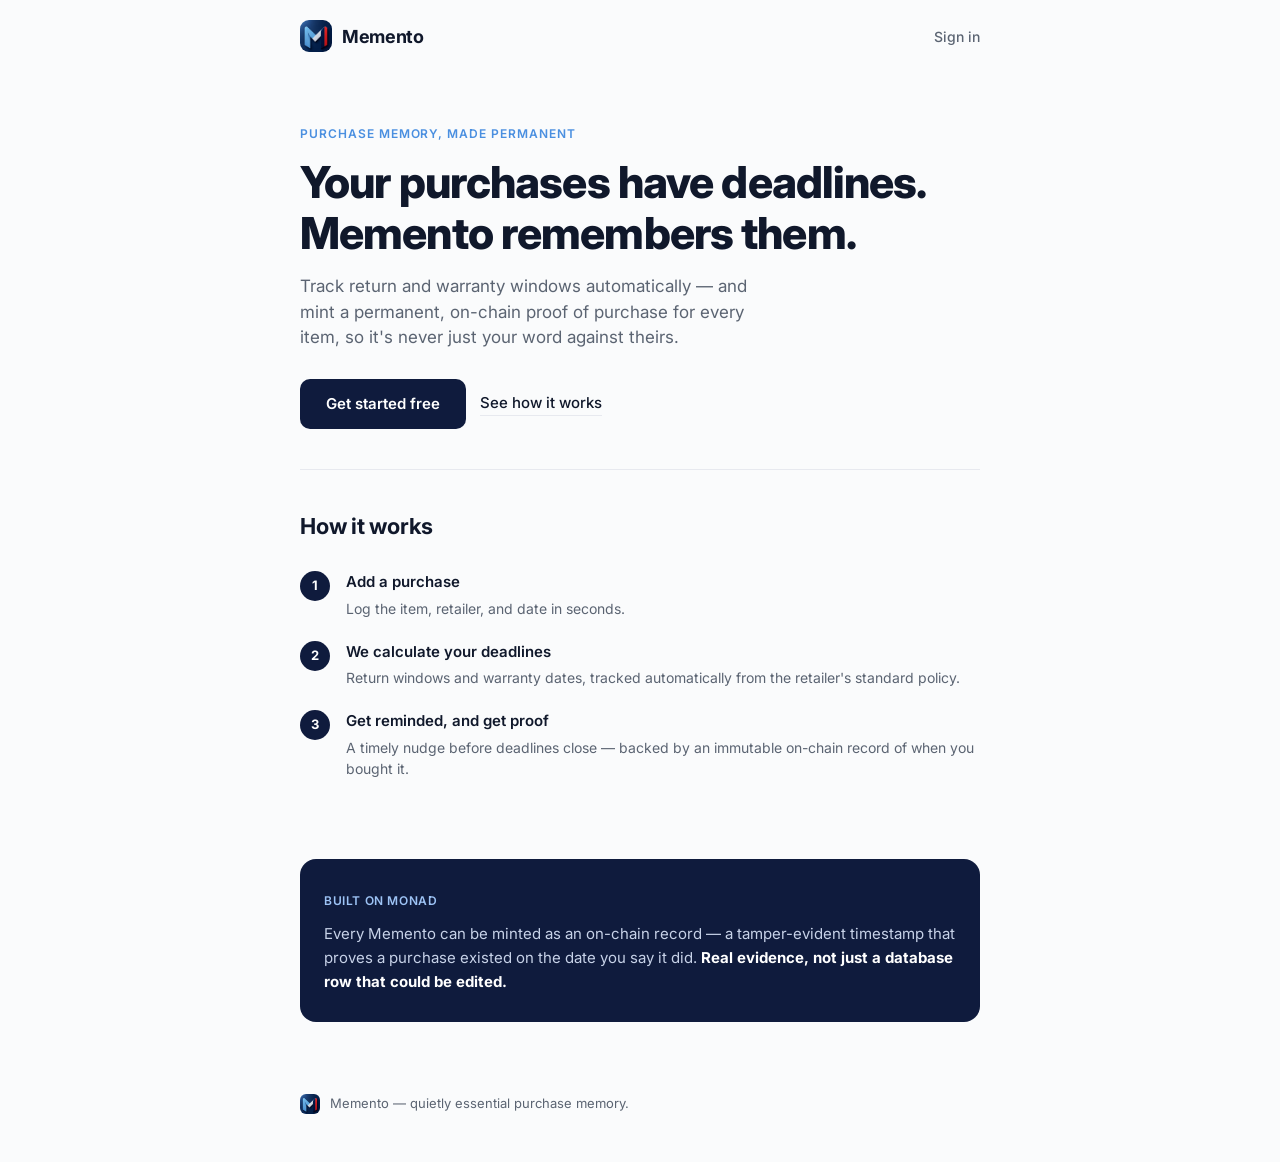
<file: index.html>
<!DOCTYPE html>
<html lang="en">
<head>
<meta charset="UTF-8">
<meta name="viewport" content="width=device-width, initial-scale=1.0">
<title>Memento — Mementos that remember for you</title>
<link rel="preconnect" href="https://fonts.googleapis.com">
<link rel="preconnect" href="https://fonts.gstatic.com" crossorigin>
<link href="https://fonts.googleapis.com/css2?family=Inter:wght@400;500;600;700;800&display=swap" rel="stylesheet">
<style>
  :root {
    --navy: #0F1B3D;
    --blue: #4A8FE0;
    --red: #E63946;
    --bg: #FAFBFC;
    --text: #10182B;
    --text-muted: #5B6472;
    --border: #E7E9EF;
  }
  * { margin: 0; padding: 0; box-sizing: border-box; }
  body {
    font-family: 'Inter', -apple-system, BlinkMacSystemFont, 'Segoe UI', sans-serif;
    background: var(--bg);
    color: var(--text);
    line-height: 1.5;
    -webkit-font-smoothing: antialiased;
  }
  .wrap { max-width: 480px; margin: 0 auto; padding: 0 20px; }
  @media (min-width: 700px) { .wrap { max-width: 720px; } }

  nav { display: flex; align-items: center; justify-content: space-between; padding: 20px 0; }
  .logo { display: flex; align-items: center; gap: 10px; text-decoration: none; }
  .logo-mark {
    width: 32px; height: 32px; border-radius: 9px; background: var(--navy);
    display: flex; align-items: center; justify-content: center;
    position: relative; overflow: hidden;
  }
 .logo-mark { width: 32px; height: 32px; border-radius: 9px; display: block; object-fit: cover; }
  .logo-word { font-weight: 700; font-size: 18px; letter-spacing: -0.02em; color: var(--text); }
  nav a.signin { color: var(--text-muted); text-decoration: none; font-size: 14px; font-weight: 500; }

  .hero { padding: 48px 0 40px; }
  .kicker {
    display: inline-block; font-size: 12px; font-weight: 600; letter-spacing: 0.08em;
    color: var(--blue); text-transform: uppercase; margin-bottom: 14px;
  }
  h1 { font-size: 34px; font-weight: 800; line-height: 1.15; letter-spacing: -0.02em; margin-bottom: 16px; }
  @media (min-width: 700px) { h1 { font-size: 44px; } }
  .subhead { font-size: 17px; color: var(--text-muted); max-width: 480px; margin-bottom: 28px; }
  .cta-row { display: flex; gap: 14px; align-items: center; flex-wrap: wrap; }
  .btn-primary {
    background: var(--navy); color: #fff; border: none; padding: 14px 26px;
    border-radius: 10px; font-size: 15px; font-weight: 600; text-decoration: none;
    display: inline-block; transition: transform 0.15s ease;
  }
  .btn-primary:active { transform: scale(0.98); }
  .link-ghost { color: var(--text); text-decoration: none; font-size: 15px; font-weight: 500; border-bottom: 1px solid var(--border); }

  .section { padding: 40px 0; border-top: 1px solid var(--border); }
  .section-title { font-size: 22px; font-weight: 700; margin-bottom: 28px; letter-spacing: -0.01em; }
  .steps { display: flex; flex-direction: column; gap: 22px; }
  .step { display: flex; gap: 16px; }
  .step-num {
    flex-shrink: 0; width: 30px; height: 30px; border-radius: 50%;
    background: var(--navy); color: #fff; font-size: 13px; font-weight: 700;
    display: flex; align-items: center; justify-content: center;
  }
  .step-title { font-weight: 600; font-size: 15px; margin-bottom: 4px; }
  .step-desc { font-size: 14px; color: var(--text-muted); }

  .callout { background: var(--navy); color: #fff; border-radius: 16px; padding: 28px 24px; margin: 40px 0; }
  .callout-badge {
    display: inline-flex; align-items: center; gap: 6px; font-size: 12px; font-weight: 600;
    letter-spacing: 0.05em; text-transform: uppercase; color: #9DC3F5; margin-bottom: 12px;
  }
  .callout p { font-size: 15px; color: #C7D2E8; line-height: 1.6; }
  .callout p strong { color: #fff; }

  footer { padding: 32px 0 48px; color: var(--text-muted); font-size: 13px; display: flex; align-items: center; gap: 10px; }
</style>
</head>
<body>
  <div class="wrap">
    <nav>
      <a href="index.html" class="logo">
         <img src="logo.png" alt="Memento" class="logo-mark">
        <span class="logo-word">Memento</span>
      </a>
      <a href="auth.html" class="signin">Sign in</a>
    </nav>

    <section class="hero">
      <span class="kicker">Purchase memory, made permanent</span>
      <h1>Your purchases have deadlines. Memento remembers them.</h1>
      <p class="subhead">Track return and warranty windows automatically — and mint a permanent, on-chain proof of purchase for every item, so it's never just your word against theirs.</p>
      <div class="cta-row">
        <a href="auth.html" class="btn-primary">Get started free</a>
        <a href="#how" class="link-ghost">See how it works</a>
      </div>
    </section>

    <section class="section" id="how">
      <h2 class="section-title">How it works</h2>
      <div class="steps">
        <div class="step">
          <span class="step-num">1</span>
          <div>
            <div class="step-title">Add a purchase</div>
            <div class="step-desc">Log the item, retailer, and date in seconds.</div>
          </div>
        </div>
        <div class="step">
          <span class="step-num">2</span>
          <div>
            <div class="step-title">We calculate your deadlines</div>
            <div class="step-desc">Return windows and warranty dates, tracked automatically from the retailer's standard policy.</div>
          </div>
        </div>
        <div class="step">
          <span class="step-num">3</span>
          <div>
            <div class="step-title">Get reminded, and get proof</div>
            <div class="step-desc">A timely nudge before deadlines close — backed by an immutable on-chain record of when you bought it.</div>
          </div>
        </div>
      </div>
    </section>

    <div class="callout">
      <span class="callout-badge">Built on Monad</span>
      <p>Every Memento can be minted as an on-chain record — a tamper-evident timestamp that proves a purchase existed on the date you say it did. <strong>Real evidence, not just a database row that could be edited.</strong></p>
    </div>

    <footer>
      <img src="logo.png" alt="Memento" class="logo-mark" style="width:20px;height:20px;border-radius:6px;">
      <span>Memento — quietly essential purchase memory.</span>
    </footer>
  </div>
</body>
</html>
</file>
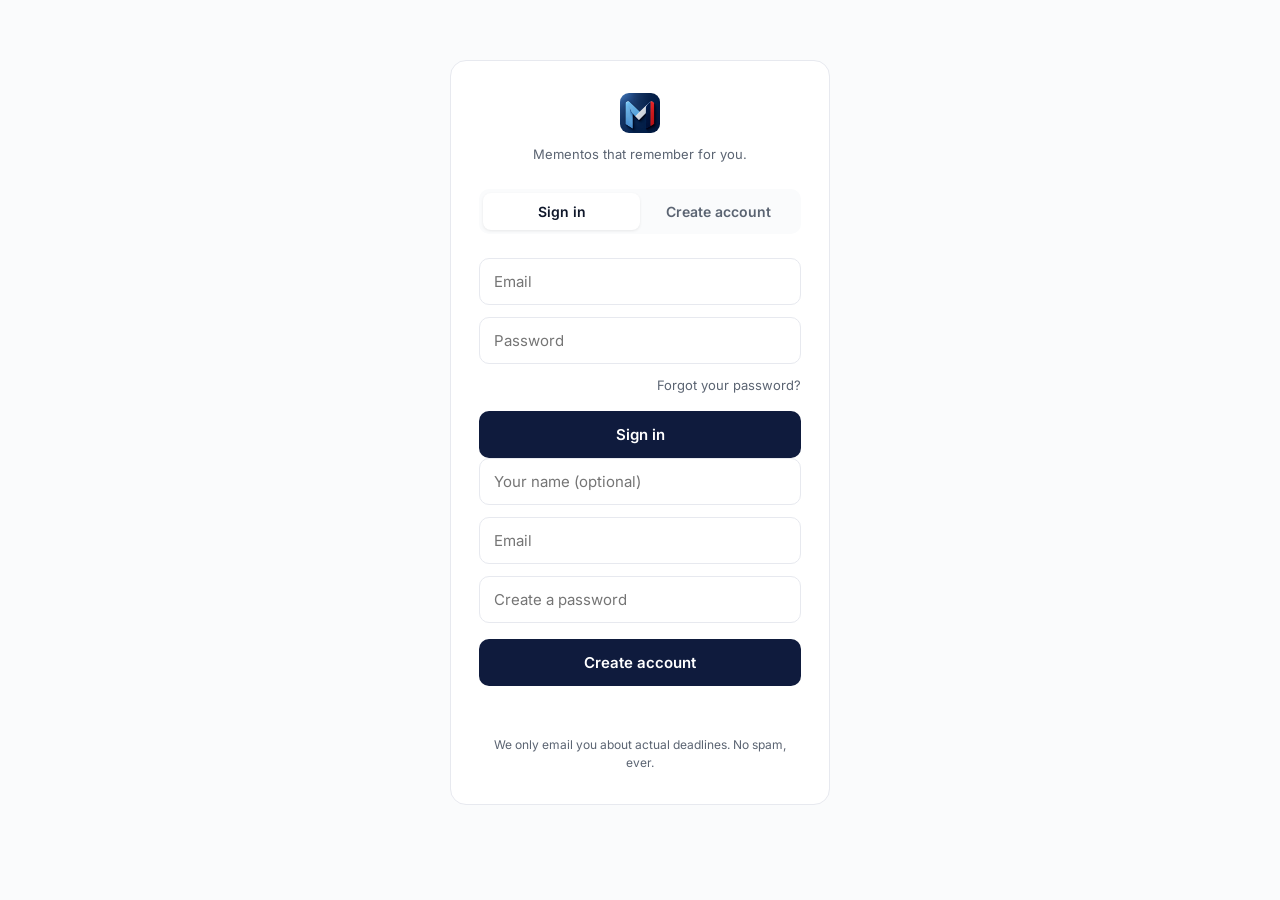
<file: auth.html>
<!DOCTYPE html>
<html lang="en">
<head>
<meta charset="UTF-8">
<meta name="viewport" content="width=device-width, initial-scale=1.0">
<title>Sign in — Memento</title>
<link rel="preconnect" href="https://fonts.googleapis.com">
<link rel="preconnect" href="https://fonts.gstatic.com" crossorigin>
<link href="https://fonts.googleapis.com/css2?family=Inter:wght@400;500;600;700;800&display=swap" rel="stylesheet">
<link rel="stylesheet" href="css/style.css">
</head>
<body>
  <div class="auth-page">
    <div class="auth-card">
      <div class="auth-header">
        <img src="logo.png" alt="Memento" class="logo-mark" style="width:40px;height:40px;">
        <div class="tagline">Mementos that remember for you.</div>
      </div>

      <div class="tabs">
        <button class="tab active" data-mode="signin" type="button">Sign in</button>
        <button class="tab" data-mode="signup" type="button">Create account</button>
      </div>

      <form id="signin-form" class="auth-form">
        <input type="email" name="email" placeholder="Email" required>
        <input type="password" name="password" placeholder="Password" required>
        <a href="#" id="forgot-link" class="forgot-link">Forgot your password?</a>
        <button type="submit" class="btn-primary">Sign in</button>
      </form>

      <form id="signup-form" class="auth-form" hidden>
        <input type="text" name="name" placeholder="Your name (optional)">
        <input type="email" name="email" placeholder="Email" required>
        <input type="password" name="password" placeholder="Create a password" required minlength="6">
        <button type="submit" class="btn-primary">Create account</button>
      </form>

      <div id="auth-message"></div>

      <p class="fine-print">We only email you about actual deadlines. No spam, ever.</p>
    </div>
  </div>

  <script type="module">
    import { supabase } from './js/supabase.js';

    const tabs = document.querySelectorAll('.tab');
    const signinForm = document.getElementById('signin-form');
    const signupForm = document.getElementById('signup-form');
    const message = document.getElementById('auth-message');

    tabs.forEach(tab => {
      tab.addEventListener('click', () => {
        tabs.forEach(t => t.classList.remove('active'));
        tab.classList.add('active');
        const mode = tab.dataset.mode;
        signinForm.hidden = mode !== 'signin';
        signupForm.hidden = mode !== 'signup';
        message.textContent = '';
        message.className = '';
      });
    });

    signinForm.addEventListener('submit', async (e) => {
      e.preventDefault();
      message.textContent = 'Signing in…';
      message.className = '';
      const { error } = await supabase.auth.signInWithPassword({
        email: signinForm.email.value,
        password: signinForm.password.value,
      });
      if (error) {
        message.textContent = error.message;
        message.className = 'error';
      } else {
        window.location.href = 'app.html';
      }
    });

    signupForm.addEventListener('submit', async (e) => {
      e.preventDefault();
      message.textContent = 'Creating your account…';
      message.className = '';
      const { error } = await supabase.auth.signUp({
        email: signupForm.email.value,
        password: signupForm.password.value,
        options: { data: { name: signupForm.name.value } },
      });
      if (error) {
        message.textContent = error.message;
        message.className = 'error';
      } else {
        message.textContent = 'Check your email to confirm your account, then sign in.';
        message.className = 'success';
      }
    });

    document.getElementById('forgot-link').addEventListener('click', async (e) => {
      e.preventDefault();
      const email = signinForm.email.value;
      if (!email) {
        message.textContent = 'Enter your email above, then tap this again.';
        message.className = 'error';
        return;
      }
      const { error } = await supabase.auth.resetPasswordForEmail(email);
      message.textContent = error ? error.message : 'Password reset email sent.';
      message.className = error ? 'error' : 'success';
    });
  </script>
</body>
</html>
</file>
<file: css/style.css>
:root {
  --navy: #0F1B3D; --blue: #4A8FE0; --red: #E63946;
  --bg: #FAFBFC; --text: #10182B; --text-muted: #5B6472; --border: #E7E9EF;
}
* { margin: 0; padding: 0; box-sizing: border-box; }
body {
  font-family: 'Inter', -apple-system, BlinkMacSystemFont, 'Segoe UI', sans-serif;
  background: var(--bg); color: var(--text); line-height: 1.5; -webkit-font-smoothing: antialiased;
}
.logo-mark { width: 32px; height: 32px; border-radius: 9px; display: block; object-fit: cover; }
.btn-primary {
  background: var(--navy); color: #fff; border: none; padding: 14px 26px;
  border-radius: 10px; font-size: 15px; font-weight: 600; cursor: pointer; font-family: inherit;
}
.btn-primary:active { transform: scale(0.98); }
.auth-page { min-height: 100vh; display: flex; justify-content: center; padding: 60px 20px; }
.auth-card { background: #fff; border: 1px solid var(--border); border-radius: 16px; padding: 32px 28px; width: 100%; max-width: 380px; height: fit-content; }
.auth-header { text-align: center; margin-bottom: 24px; }
.auth-header .logo-mark { margin: 0 auto 12px; }
.auth-header .tagline { font-size: 13px; color: var(--text-muted); }
.tabs { display: flex; background: var(--bg); border-radius: 10px; padding: 4px; margin-bottom: 24px; }
.tab { flex: 1; border: none; background: transparent; padding: 10px; border-radius: 8px; font-size: 14px; font-weight: 600; color: var(--text-muted); cursor: pointer; font-family: inherit; }
.tab.active { background: #fff; color: var(--text); box-shadow: 0 1px 3px rgba(0,0,0,0.08); }
.auth-form { display: flex; flex-direction: column; gap: 12px; }
.auth-form input { padding: 13px 14px; border: 1px solid var(--border); border-radius: 10px; font-size: 15px; font-family: inherit; width: 100%; }
.auth-form input:focus { outline: none; border-color: var(--blue); }
.auth-form button { margin-top: 4px; }
.forgot-link { font-size: 13px; color: var(--text-muted); text-align: right; text-decoration: none; }
#auth-message { font-size: 13px; text-align: center; min-height: 18px; margin-top: 12px; }
#auth-message.error { color: var(--red); }
#auth-message.success { color: #1a7f4e; }
.fine-print { font-size: 12px; color: var(--text-muted); text-align: center; margin-top: 20px; }
.app-container { max-width: 480px; margin: 0 auto; padding: 20px 20px 100px; min-height: 100vh; }
@media (min-width: 700px) { .app-container { max-width: 720px; } }
.loading { text-align: center; padding: 60px 20px; color: var(--text-muted); }
.app-header { display: flex; align-items: center; justify-content: space-between; padding: 8px 0 24px; }
.greeting { font-size: 20px; font-weight: 700; }
.icon-btn { background: none; border: none; font-size: 14px; color: var(--text-muted); cursor: pointer; padding: 8px; font-family: inherit; }
.stats-row { display: grid; grid-template-columns: 1fr 1fr; gap: 12px; margin-bottom: 28px; }
.stat-card { background: #fff; border: 1px solid var(--border); border-radius: 14px; padding: 18px; }
.stat-num { font-size: 28px; font-weight: 800; }
.stat-label { font-size: 13px; color: var(--text-muted); margin-top: 2px; }
.section-heading { font-size: 15px; font-weight: 700; margin-bottom: 12px; }
.expiring-scroll { display: flex; gap: 12px; overflow-x: auto; padding-bottom: 8px; margin-bottom: 28px; }
.expiring-card { flex-shrink: 0; width: 150px; background: #fff; border: 1px solid var(--border); border-radius: 14px; padding: 16px; }
.expiring-card .days { font-size: 22px; font-weight: 800; color: var(--red); }
.expiring-card .days-label { font-size: 11px; color: var(--text-muted); margin-bottom: 10px; }
.expiring-card .item-name { font-size: 13px; font-weight: 600; }
.item-list { display: flex; flex-direction: column; gap: 10px; }
.item-row { display: flex; align-items: center; justify-content: space-between; background: #fff; border: 1px solid var(--border); border-radius: 14px; padding: 16px; text-decoration: none; color: var(--text); }
.item-row .item-name { font-weight: 600; font-size: 15px; }
.item-row .item-meta { font-size: 13px; color: var(--text-muted); margin-top: 2px; }
.badge { font-size: 12px; font-weight: 700; padding: 4px 10px; border-radius: 20px; white-space: nowrap; }
.badge.expiring { background: #FDEDEE; color: var(--red); }
.badge.active { background: #E9F6EE; color: #1a7f4e; }
.badge.expired { background: #F1F2F5; color: var(--text-muted); }
.badge.returned { background: #EEF3FC; color: var(--blue); }
.empty-state { text-align: center; padding: 60px 20px; }
.empty-state p { color: var(--text-muted); margin: 12px 0 20px; font-size: 14px; }
.fab { position: fixed; bottom: 28px; right: 24px; width: 56px; height: 56px; border-radius: 50%; background: var(--navy); color: #fff; font-size: 28px; display: flex; align-items: center; justify-content: center; text-decoration: none; box-shadow: 0 4px 14px rgba(15,27,61,0.35); }
</file>
